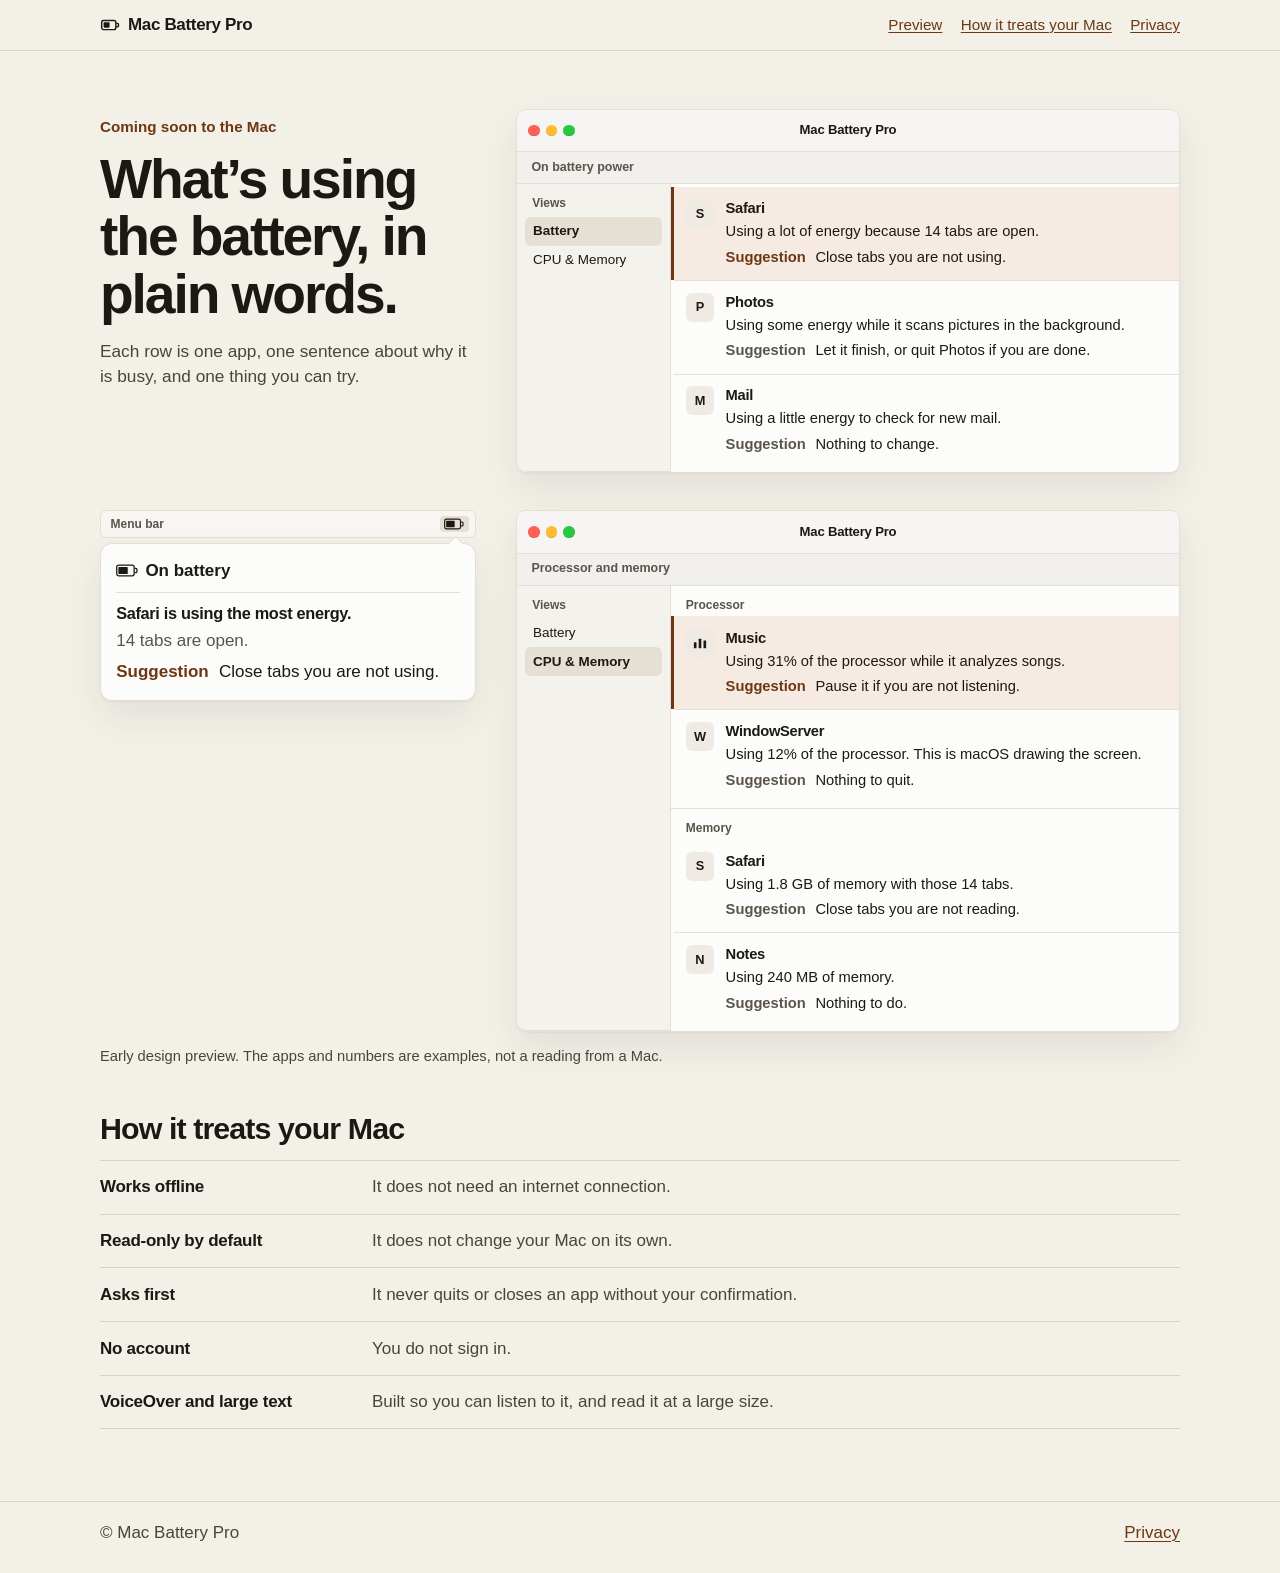
<file: index.html>
<!DOCTYPE html>
<html lang="en">
<head>
  <meta charset="utf-8">
  <meta name="viewport" content="width=device-width, initial-scale=1">
  <meta name="color-scheme" content="light dark">
  <meta name="theme-color" content="#f4f1ea" media="(prefers-color-scheme: light)">
  <meta name="theme-color" content="#141311" media="(prefers-color-scheme: dark)">
  <title>Mac Battery Pro</title>
  <meta name="description" content="Mac Battery Pro shows what is using your Mac’s battery, processor, and memory in plain words, with one thing you can do. Coming soon to the Mac.">
  <link rel="icon" href="favicon.svg" type="image/svg+xml">
  <link rel="stylesheet" href="styles.css">
</head>
<body>
  <a class="skip" href="#main">Skip to content</a>
  <header class="site-header">
    <div class="wrap header-inner">
      <a class="brand" href="index.html">
        <svg class="mark" viewBox="0 0 24 24" width="20" height="20" aria-hidden="true" focusable="false">
          <rect x="2" y="6.5" width="17" height="11" rx="2.2" fill="none" stroke="currentColor" stroke-width="1.7"/>
          <path d="M20.2 10h.8a1.15 1.15 0 0 1 1.15 1.15v1.7A1.15 1.15 0 0 1 21 14h-.8" fill="none" stroke="currentColor" stroke-width="1.7" stroke-linecap="round"/>
          <rect x="4.3" y="8.8" width="7.2" height="6.4" rx="1" fill="currentColor"/>
        </svg>
        Mac Battery Pro
      </a>
      <nav aria-label="Pages">
        <ul class="nav-list">
          <li><a href="#preview">Preview</a></li>
          <li><a href="#treats">How it treats your Mac</a></li>
          <li><a href="privacy.html">Privacy</a></li>
        </ul>
      </nav>
    </div>
  </header>

  <main id="main" tabindex="-1">
    <div class="wrap board">
      <section class="intro" aria-labelledby="hero-title">
        <p class="soon">Coming soon to the Mac</p>
        <h1 id="hero-title">What’s using the battery, in plain words.</h1>
        <p class="lede">Each row is one app, one sentence about why it is busy, and one thing you can try.</p>
      </section>

      <article class="window window-battery" aria-label="Battery window, early design preview">
        <div class="titlebar" aria-hidden="true">
          <span class="lights"><i class="light-close"></i><i class="light-min"></i><i class="light-zoom"></i></span>
          <p class="window-title">Mac Battery Pro</p>
          <span></span>
        </div>
        <p class="toolbar">On battery power</p>
        <div class="window-body">
          <div class="sidebar">
            <p class="side-label">Views</p>
            <ul class="side-list">
              <li aria-current="true">Battery</li>
              <li>CPU &amp; Memory</li>
            </ul>
          </div>
          <ul class="app-list">
            <li class="app-row is-high">
              <span class="glyph" aria-hidden="true">S</span>
              <div>
                <p class="app-name">Safari</p>
                <p class="plain">Using a lot of energy because 14 tabs are open.</p>
                <p class="suggest"><span>Suggestion</span> Close tabs you are not using.</p>
              </div>
            </li>
            <li class="app-row">
              <span class="glyph" aria-hidden="true">P</span>
              <div>
                <p class="app-name">Photos</p>
                <p class="plain">Using some energy while it scans pictures in the background.</p>
                <p class="suggest"><span>Suggestion</span> Let it finish, or quit Photos if you are done.</p>
              </div>
            </li>
            <li class="app-row">
              <span class="glyph" aria-hidden="true">M</span>
              <div>
                <p class="app-name">Mail</p>
                <p class="plain">Using a little energy to check for new mail.</p>
                <p class="suggest"><span>Suggestion</span> Nothing to change.</p>
              </div>
            </li>
          </ul>
        </div>
      </article>

      <figure class="more" id="preview">
        <div class="more-grid">
          <div class="menu-preview">
            <div class="mini-bar" aria-hidden="true">
              <span class="mini-side">Menu bar</span>
              <span class="menu-battery">
                <svg viewBox="0 0 24 14" width="20" height="12" focusable="false">
                  <rect x="0.8" y="1.2" width="19" height="11.6" rx="2.2" fill="none" stroke="currentColor" stroke-width="1.4"/>
                  <path d="M21 4.6h.7a1.1 1.1 0 0 1 1.1 1.1v2.6a1.1 1.1 0 0 1-1.1 1.1H21" fill="none" stroke="currentColor" stroke-width="1.4" stroke-linecap="round"/>
                  <rect x="2.6" y="3.1" width="10.2" height="7.8" rx="1" fill="currentColor"/>
                </svg>
              </span>
            </div>
            <div class="popover" role="region" aria-label="Menu bar popover, early design preview">
              <div class="pop-head">
                <svg viewBox="0 0 24 14" width="22" height="13" aria-hidden="true" focusable="false">
                  <rect x="0.8" y="1.2" width="19" height="11.6" rx="2.2" fill="none" stroke="currentColor" stroke-width="1.4"/>
                  <path d="M21 4.6h.7a1.1 1.1 0 0 1 1.1 1.1v2.6a1.1 1.1 0 0 1-1.1 1.1H21" fill="none" stroke="currentColor" stroke-width="1.4" stroke-linecap="round"/>
                  <rect x="2.6" y="3.1" width="10.2" height="7.8" rx="1" fill="currentColor"/>
                </svg>
                <p>On battery</p>
              </div>
              <p class="pop-lead">Safari is using the most energy.</p>
              <p class="pop-detail">14 tabs are open.</p>
              <p class="suggest"><span>Suggestion</span> Close tabs you are not using.</p>
            </div>
          </div>

          <article class="window window-cpu" aria-label="CPU and memory window, early design preview">
            <div class="titlebar" aria-hidden="true">
              <span class="lights"><i class="light-close"></i><i class="light-min"></i><i class="light-zoom"></i></span>
              <p class="window-title">Mac Battery Pro</p>
              <span></span>
            </div>
            <p class="toolbar">Processor and memory</p>
            <div class="window-body">
              <div class="sidebar">
                <p class="side-label">Views</p>
                <ul class="side-list">
                  <li>Battery</li>
                  <li aria-current="true">CPU &amp; Memory</li>
                </ul>
              </div>
              <div class="groups">
                <section class="group" aria-label="Processor">
                  <p class="group-title">Processor</p>
                  <ul class="app-list">
                    <li class="app-row is-high">
                      <span class="glyph" aria-hidden="true">
                        <svg viewBox="0 0 16 16" width="14" height="14" focusable="false">
                          <rect x="1" y="7" width="3" height="7" rx="0.6" fill="currentColor"/>
                          <rect x="6.5" y="3" width="3" height="11" rx="0.6" fill="currentColor"/>
                          <rect x="12" y="5" width="3" height="9" rx="0.6" fill="currentColor"/>
                        </svg>
                      </span>
                      <div>
                        <p class="app-name">Music</p>
                        <p class="plain">Using 31% of the processor while it analyzes songs.</p>
                        <p class="suggest"><span>Suggestion</span> Pause it if you are not listening.</p>
                      </div>
                    </li>
                    <li class="app-row">
                      <span class="glyph" aria-hidden="true">W</span>
                      <div>
                        <p class="app-name">WindowServer</p>
                        <p class="plain">Using 12% of the processor. This is macOS drawing the screen.</p>
                        <p class="suggest"><span>Suggestion</span> Nothing to quit.</p>
                      </div>
                    </li>
                  </ul>
                </section>
                <section class="group" aria-label="Memory">
                  <p class="group-title">Memory</p>
                  <ul class="app-list">
                    <li class="app-row">
                      <span class="glyph" aria-hidden="true">S</span>
                      <div>
                        <p class="app-name">Safari</p>
                        <p class="plain">Using 1.8 GB of memory with those 14 tabs.</p>
                        <p class="suggest"><span>Suggestion</span> Close tabs you are not reading.</p>
                      </div>
                    </li>
                    <li class="app-row">
                      <span class="glyph" aria-hidden="true">N</span>
                      <div>
                        <p class="app-name">Notes</p>
                        <p class="plain">Using 240 MB of memory.</p>
                        <p class="suggest"><span>Suggestion</span> Nothing to do.</p>
                      </div>
                    </li>
                  </ul>
                </section>
              </div>
            </div>
          </article>
        </div>
        <figcaption>Early design preview. The apps and numbers are examples, not a reading from a Mac.</figcaption>
      </figure>

      <section class="behaviors" id="treats" aria-labelledby="treats-title">
        <h2 id="treats-title">How it treats your Mac</h2>
        <dl class="settings">
          <div>
            <dt>Works offline</dt>
            <dd>It does not need an internet connection.</dd>
          </div>
          <div>
            <dt>Read-only by default</dt>
            <dd>It does not change your Mac on its own.</dd>
          </div>
          <div>
            <dt>Asks first</dt>
            <dd>It never quits or closes an app without your confirmation.</dd>
          </div>
          <div>
            <dt>No account</dt>
            <dd>You do not sign in.</dd>
          </div>
          <div>
            <dt>VoiceOver and large text</dt>
            <dd>Built so you can listen to it, and read it at a large size.</dd>
          </div>
        </dl>
      </section>
    </div>
  </main>

  <footer class="site-footer">
    <div class="wrap footer-inner">
      <p>© Mac Battery Pro</p>
      <a href="privacy.html">Privacy</a>
    </div>
  </footer>
</body>
</html>
</file>
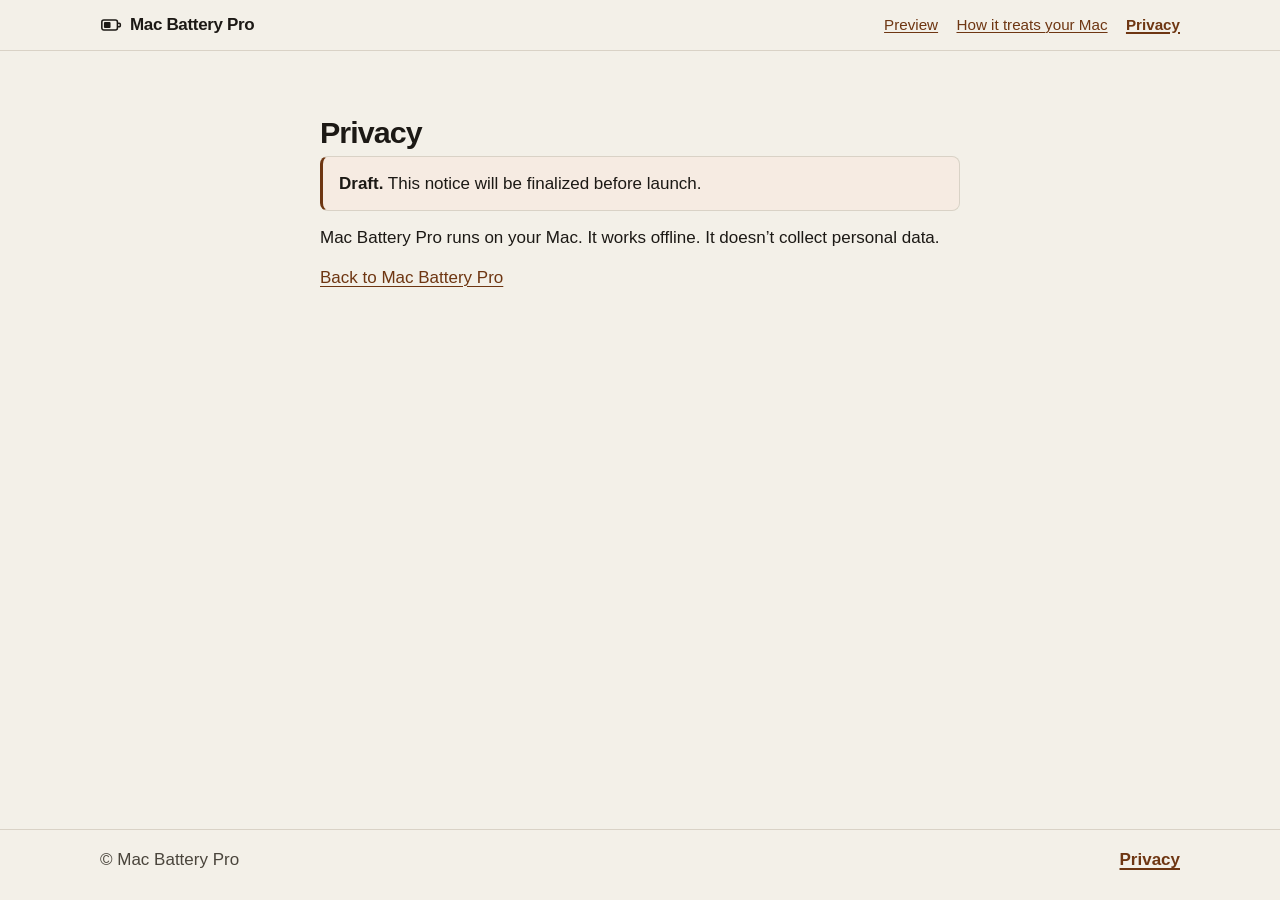
<file: privacy.html>
<!DOCTYPE html>
<html lang="en">
<head>
  <meta charset="utf-8">
  <meta name="viewport" content="width=device-width, initial-scale=1">
  <meta name="color-scheme" content="light dark">
  <meta name="theme-color" content="#f4f1ea" media="(prefers-color-scheme: light)">
  <meta name="theme-color" content="#141311" media="(prefers-color-scheme: dark)">
  <title>Privacy — Mac Battery Pro</title>
  <meta name="description" content="Draft privacy notice. Mac Battery Pro runs on your Mac, works offline, and does not collect personal data.">
  <link rel="icon" href="favicon.svg" type="image/svg+xml">
  <link rel="stylesheet" href="styles.css">
</head>
<body>
  <a class="skip" href="#main">Skip to content</a>
  <header class="site-header">
    <div class="wrap header-inner">
      <a class="brand" href="index.html">
        <svg class="mark" viewBox="0 0 24 24" width="22" height="22" aria-hidden="true" focusable="false">
          <rect x="2" y="6.5" width="17" height="11" rx="2.2" fill="none" stroke="currentColor" stroke-width="1.7"/>
          <path d="M20.2 10h.8a1.15 1.15 0 0 1 1.15 1.15v1.7A1.15 1.15 0 0 1 21 14h-.8" fill="none" stroke="currentColor" stroke-width="1.7" stroke-linecap="round"/>
          <rect x="4.3" y="8.8" width="7.2" height="6.4" rx="1" fill="currentColor"/>
        </svg>
        Mac Battery Pro
      </a>
      <nav aria-label="Pages">
        <ul class="nav-list">
          <li><a href="index.html#preview">Preview</a></li>
          <li><a href="index.html#treats">How it treats your Mac</a></li>
          <li><a href="privacy.html" aria-current="page">Privacy</a></li>
        </ul>
      </nav>
    </div>
  </header>

  <main id="main" class="page" tabindex="-1">
    <div class="wrap narrow">
      <h1>Privacy</h1>
      <p class="draft" role="note"><strong>Draft.</strong> This notice will be finalized before launch.</p>
      <p>Mac Battery Pro runs on your Mac. It works offline. It doesn’t collect personal data.</p>
      <p><a href="index.html">Back to Mac Battery Pro</a></p>
    </div>
  </main>

  <footer class="site-footer">
    <div class="wrap footer-inner">
      <p>© Mac Battery Pro</p>
      <a href="privacy.html" aria-current="page">Privacy</a>
    </div>
  </footer>
</body>
</html>
</file>
<file: styles.css>
/* Mac Battery Pro. The windows are an early design preview, not a screenshot. */

:root {
  color-scheme: light;
  --bg: #f3f0e8;
  --ink: #1c1915;
  --muted: #4a453c;
  --line: #d9d2c6;
  --accent: #6e3612;
  --window: #fcfcfb;
  --sidebar: #f4f2ed;
  --titlebar: #f6f5f3;
  --toolbar: #f1f0ed;
  --window-ink: #1c1915;
  --window-muted: #5a544b;
  --window-line: #e4ded4;
  --selected: #e6dfd4;
  --high-bg: #f6ebe2;
  --glyph: #efeae3;
  --menu: #f7f6f3;
  --shadow: 0 1px 1px rgba(40, 30, 16, 0.04), 0 16px 36px rgba(55, 40, 22, 0.08);
  --max: 1080px;
  --font: -apple-system, BlinkMacSystemFont, "SF Pro Text", "Segoe UI", Inter, "Helvetica Neue", Helvetica, Arial, sans-serif;
}

@media (prefers-color-scheme: dark) {
  :root {
    color-scheme: dark;
    --bg: #131211;
    --ink: #f4f0e7;
    --muted: #c9c1b4;
    --line: #3a362f;
    --accent: #e2a36a;
    --window: #2b2a27;
    --sidebar: #232220;
    --titlebar: #34332f;
    --toolbar: #2f2e2b;
    --window-ink: #f4f0e7;
    --window-muted: #c9c1b4;
    --window-line: #45423c;
    --selected: #3d3a35;
    --high-bg: #3a2c22;
    --glyph: #3a3833;
    --menu: #242320;
    --shadow: 0 1px 1px rgba(0, 0, 0, 0.3), 0 16px 36px rgba(0, 0, 0, 0.38);
  }
}

@media (prefers-contrast: more) {
  :root {
    --muted: var(--ink);
    --window-muted: var(--window-ink);
    --line: var(--ink);
    --window-line: var(--window-ink);
  }
}

*,
*::before,
*::after {
  box-sizing: border-box;
}

html {
  scroll-behavior: smooth;
}

@media (prefers-reduced-motion: reduce) {
  html {
    scroll-behavior: auto;
  }

  *,
  *::before,
  *::after {
    animation: none !important;
    transition: none !important;
  }
}

body {
  margin: 0;
  min-height: 100vh;
  min-height: 100dvh;
  display: flex;
  flex-direction: column;
  background: var(--bg);
  color: var(--ink);
  font-family: var(--font);
  font-size: 1.0625rem;
  line-height: 1.5;
  overflow-wrap: break-word;
}

main {
  flex: 1;
}

main:focus {
  outline: none;
}

a:link,
a:visited {
  color: var(--accent);
  text-decoration-thickness: 1px;
  text-underline-offset: 0.16em;
}

a:hover {
  text-decoration-thickness: 2px;
}

:focus-visible {
  outline: 2px solid var(--accent);
  outline-offset: 3px;
}

a.skip:link,
a.skip:visited {
  position: absolute;
  left: 0.75rem;
  top: 0.75rem;
  padding: 0.55rem 0.8rem;
  background: var(--ink);
  color: var(--bg);
  border-radius: 0.35rem;
  clip-path: inset(50%);
  height: 1px;
  width: 1px;
  overflow: hidden;
  white-space: nowrap;
  z-index: 5;
}

a.skip:focus {
  clip-path: none;
  height: auto;
  width: auto;
  overflow: visible;
}

.wrap {
  width: min(100% - 2.25rem, var(--max));
  margin-inline: auto;
}

.site-header {
  border-bottom: 1px solid var(--line);
}

.header-inner {
  display: flex;
  flex-wrap: wrap;
  align-items: center;
  justify-content: space-between;
  gap: 0.25rem 1.5rem;
  padding-block: 0.2rem;
}

a.brand:link,
a.brand:visited {
  display: inline-flex;
  align-items: center;
  gap: 0.5rem;
  min-height: 44px;
  color: var(--ink);
  font-weight: 650;
  letter-spacing: -0.02em;
  text-decoration: none;
}

a.brand:hover,
a.brand:focus-visible {
  text-decoration: underline;
  text-underline-offset: 0.16em;
}

.mark {
  flex: none;
  display: block;
}

.nav-list {
  display: flex;
  flex-wrap: wrap;
  gap: 0.1rem 1.15rem;
  margin: 0;
  padding: 0;
  list-style: none;
}

.nav-list a {
  display: inline-flex;
  align-items: center;
  min-height: 44px;
  font-size: 0.95rem;
}

a[aria-current="page"] {
  font-weight: 700;
  text-decoration-thickness: 2px;
}

.board {
  display: flex;
  flex-direction: column;
  gap: 1.5rem;
  padding-top: clamp(2.2rem, 5vw, 3.6rem);
  padding-bottom: clamp(2.5rem, 6vw, 4.5rem);
}

.intro {
  max-width: 36rem;
}

.soon {
  margin: 0 0 0.75rem;
  color: var(--accent);
  font-size: 0.95rem;
  font-weight: 650;
}

h1 {
  margin: 0;
  font-size: clamp(2.35rem, 1.4rem + 3.1vw, 3.45rem);
  font-weight: 620;
  letter-spacing: -0.038em;
  line-height: 1.04;
  text-wrap: balance;
}

.lede {
  margin: 1rem 0 0;
  color: var(--muted);
  font-size: 1.08rem;
  line-height: 1.45;
  max-width: 34em;
  text-wrap: pretty;
}

@media (min-width: 980px) {
  .board {
    display: grid;
    grid-template-columns: minmax(18rem, 23.5rem) minmax(0, 1fr);
    column-gap: 2.5rem;
    row-gap: 0;
    align-items: start;
  }

  .intro {
    grid-column: 1;
    padding-top: 0.45rem;
  }

  .window-battery {
    grid-column: 2;
  }
}

.window {
  min-width: 0;
  background: var(--window);
  color: var(--window-ink);
  border: 1px solid var(--window-line);
  border-radius: 10px;
  box-shadow: var(--shadow);
  font-size: 0.92rem;
  line-height: 1.4;
}

.titlebar {
  display: grid;
  grid-template-columns: 4.5rem minmax(0, 1fr) 4.5rem;
  align-items: center;
  min-height: 2.65rem;
  padding: 0.35rem 0.7rem;
  background: var(--titlebar);
  border-bottom: 1px solid var(--window-line);
  border-radius: 10px 10px 0 0;
}

.lights {
  display: flex;
  gap: 0.38rem;
  align-items: center;
}

.lights i {
  width: 0.72rem;
  height: 0.72rem;
  border-radius: 50%;
  display: block;
  box-shadow: inset 0 -0.5px 0.5px rgba(0, 0, 0, 0.18);
}

.light-close { background: #ff5f57; }
.light-min { background: #febc2e; }
.light-zoom { background: #28c840; }

.window-title {
  margin: 0;
  text-align: center;
  font-size: 0.82rem;
  font-weight: 650;
  letter-spacing: -0.015em;
}

.toolbar {
  margin: 0;
  padding: 0.42rem 0.9rem;
  background: var(--toolbar);
  border-bottom: 1px solid var(--window-line);
  color: var(--window-muted);
  font-size: 0.78rem;
  font-weight: 650;
}

.window-body {
  display: grid;
  grid-template-columns: 1fr;
}

@media (min-width: 720px) {
  .window-body {
    grid-template-columns: 9.6rem minmax(0, 1fr);
  }

  .sidebar {
    border-right: 1px solid var(--window-line);
    border-bottom: 0;
    border-radius: 0 0 0 10px;
  }
}

.sidebar {
  background: var(--sidebar);
  padding: 0.7rem 0.5rem 0.85rem;
  border-bottom: 1px solid var(--window-line);
}

.side-label {
  margin: 0 0.45rem 0.3rem;
  color: var(--window-muted);
  font-size: 0.75rem;
  font-weight: 650;
}

.side-list {
  list-style: none;
  margin: 0;
  padding: 0;
  display: flex;
  flex-wrap: wrap;
  gap: 0.25rem;
}

@media (min-width: 720px) {
  .side-list {
    display: block;
  }
}

.side-list li {
  margin: 0;
  padding: 0.32rem 0.5rem;
  border-radius: 6px;
  font-size: 0.84rem;
}

.side-list li[aria-current="true"] {
  background: var(--selected);
  font-weight: 650;
}

.app-list {
  list-style: none;
  margin: 0;
  padding: 0.15rem 0 0.3rem;
}

.app-row {
  display: grid;
  grid-template-columns: auto minmax(0, 1fr);
  gap: 0.7rem;
  margin: 0;
  padding: 0.72rem 0.9rem 0.78rem 0.75rem;
  border-left: 3px solid transparent;
}

.app-row + .app-row {
  box-shadow: inset 0 1px 0 var(--window-line);
}

.app-row.is-high {
  background: var(--high-bg);
  border-left-color: var(--accent);
}

.glyph {
  width: 1.8rem;
  height: 1.8rem;
  margin-top: 0.08rem;
  display: grid;
  place-items: center;
  border-radius: 6px;
  background: var(--glyph);
  color: var(--window-ink);
  font-size: 0.8rem;
  font-weight: 700;
}

.app-name {
  margin: 0;
  font-weight: 680;
  letter-spacing: -0.02em;
}

.plain {
  margin: 0.16rem 0 0;
}

.suggest {
  margin: 0.32rem 0 0;
}

.suggest span {
  margin-right: 0.35rem;
  color: var(--window-muted);
  font-weight: 680;
}

.app-row.is-high .suggest span,
.popover .suggest span {
  color: var(--accent);
}

.group + .group {
  border-top: 1px solid var(--window-line);
}

.group-title {
  margin: 0;
  padding: 0.7rem 0.95rem 0;
  color: var(--window-muted);
  font-size: 0.75rem;
  font-weight: 700;
}

.more {
  margin: 1.25rem 0 0;
  min-width: 0;
}

.more-grid {
  display: flex;
  flex-direction: column;
  gap: 1rem;
}

@media (min-width: 980px) {
  .more {
    grid-column: 1 / -1;
    display: grid;
    grid-template-columns: subgrid;
    margin-top: 2.35rem;
  }

  .more-grid {
    grid-column: 1 / -1;
    display: grid;
    grid-template-columns: subgrid;
    gap: 2.5rem;
    align-items: start;
  }

  .menu-preview {
    grid-column: 1;
    width: auto;
  }

  .window-cpu {
    grid-column: 2;
  }

  .more figcaption {
    grid-column: 1 / -1;
  }
}

.menu-preview {
  width: 100%;
  max-width: 23.5rem;
  justify-self: stretch;
}

.mini-bar {
  display: flex;
  align-items: center;
  justify-content: space-between;
  gap: 0.75rem;
  min-height: 1.7rem;
  margin-bottom: 0.35rem;
  padding: 0.15rem 0.4rem 0.15rem 0.6rem;
  background: var(--menu);
  border: 1px solid var(--window-line);
  border-radius: 6px;
  color: var(--window-ink);
  font-size: 0.75rem;
  font-weight: 650;
}

.mini-side {
  color: var(--window-muted);
  font-weight: 600;
}

.menu-battery {
  display: inline-flex;
  align-items: center;
  padding: 0.1rem 0.28rem;
  border-radius: 4px;
  background: var(--selected);
}

.popover {
  position: relative;
  background: var(--window);
  color: var(--window-ink);
  border: 1px solid var(--window-line);
  border-radius: 12px;
  box-shadow: var(--shadow);
  padding: 0.85rem 0.95rem 1rem;
}

.popover::before {
  content: "";
  position: absolute;
  top: -6px;
  right: 0.85rem;
  width: 11px;
  height: 11px;
  background: var(--window);
  border-top: 1px solid var(--window-line);
  border-left: 1px solid var(--window-line);
  transform: rotate(45deg);
}

.pop-head {
  display: flex;
  align-items: center;
  gap: 0.45rem;
  margin-bottom: 0.6rem;
  padding-bottom: 0.55rem;
  border-bottom: 1px solid var(--window-line);
  font-weight: 680;
}

.pop-head p,
.pop-lead,
.pop-detail {
  margin: 0;
}

.pop-lead {
  font-size: 1.02rem;
  font-weight: 680;
  letter-spacing: -0.02em;
  line-height: 1.3;
}

.pop-detail {
  margin-top: 0.28rem;
  color: var(--window-muted);
}

figcaption {
  margin: 0.85rem 0 0;
  color: var(--muted);
  font-size: 0.92rem;
}

.behaviors {
  max-width: 40rem;
  padding-top: 1.5rem;
  scroll-margin-top: 1rem;
}

.more {
  scroll-margin-top: 1rem;
}

.behaviors h2,
.page h1 {
  margin: 0 0 0.35rem;
  font-size: clamp(1.55rem, 1.2rem + 1vw, 1.9rem);
  font-weight: 650;
  letter-spacing: -0.03em;
  line-height: 1.15;
  text-wrap: balance;
}

.settings {
  margin: 0.85rem 0 0;
}

.settings div {
  padding: 0.85rem 0;
  border-top: 1px solid var(--line);
}

.settings div:last-child {
  border-bottom: 1px solid var(--line);
}

.settings dt {
  font-weight: 680;
  letter-spacing: -0.015em;
}

.settings dd {
  margin: 0.15rem 0 0;
  color: var(--muted);
}

@media (min-width: 720px) {
  .settings div {
    display: grid;
    grid-template-columns: 15rem minmax(0, 1fr);
    column-gap: 2rem;
    align-items: baseline;
  }

  .settings dd {
    margin: 0;
  }
}

.page {
  padding: clamp(2.4rem, 6vw, 4rem) 0 clamp(3rem, 8vw, 5rem);
}

.narrow {
  max-width: 40rem;
}

.page p {
  margin: 0 0 0.9rem;
  max-width: 40em;
  text-wrap: pretty;
}

.draft {
  padding: 0.85rem 1rem;
  border: 1px solid var(--line);
  border-left: 3px solid var(--accent);
  border-radius: 8px;
  background: var(--high-bg);
  color: var(--ink);
}

.site-footer {
  border-top: 1px solid var(--line);
}

.footer-inner {
  display: flex;
  flex-wrap: wrap;
  align-items: center;
  justify-content: space-between;
  gap: 0.6rem 1.25rem;
  padding-block: 1.1rem 1.7rem;
}

.footer-inner p {
  margin: 0;
  color: var(--muted);
}

::selection {
  background: #f0d7c4;
  color: #1c1915;
}

@media (prefers-color-scheme: dark) {
  ::selection {
    background: #5a3d28;
    color: #f4f0e7;
  }
}

@media (forced-colors: active) {
  :focus-visible {
    outline: 2px solid CanvasText;
  }

  .window,
  .popover,
  .mini-bar {
    border: 1px solid CanvasText;
  }

  a:link,
  a:visited {
    color: LinkText;
  }
}

@media (min-width: 980px) {
  .behaviors {
    grid-column: 1 / -1;
    max-width: none;
    margin-top: 2.75rem;
    padding-top: 0;
  }
}

@media print {
  :root {
    --bg: #fff;
    --ink: #000;
    --muted: #000;
    --accent: #000;
    --window: #fff;
    --sidebar: #fff;
    --titlebar: #fff;
    --toolbar: #fff;
    --window-ink: #000;
    --window-muted: #000;
    --menu: #fff;
    --high-bg: #fff;
    --shadow: none;
  }
}
</file>
